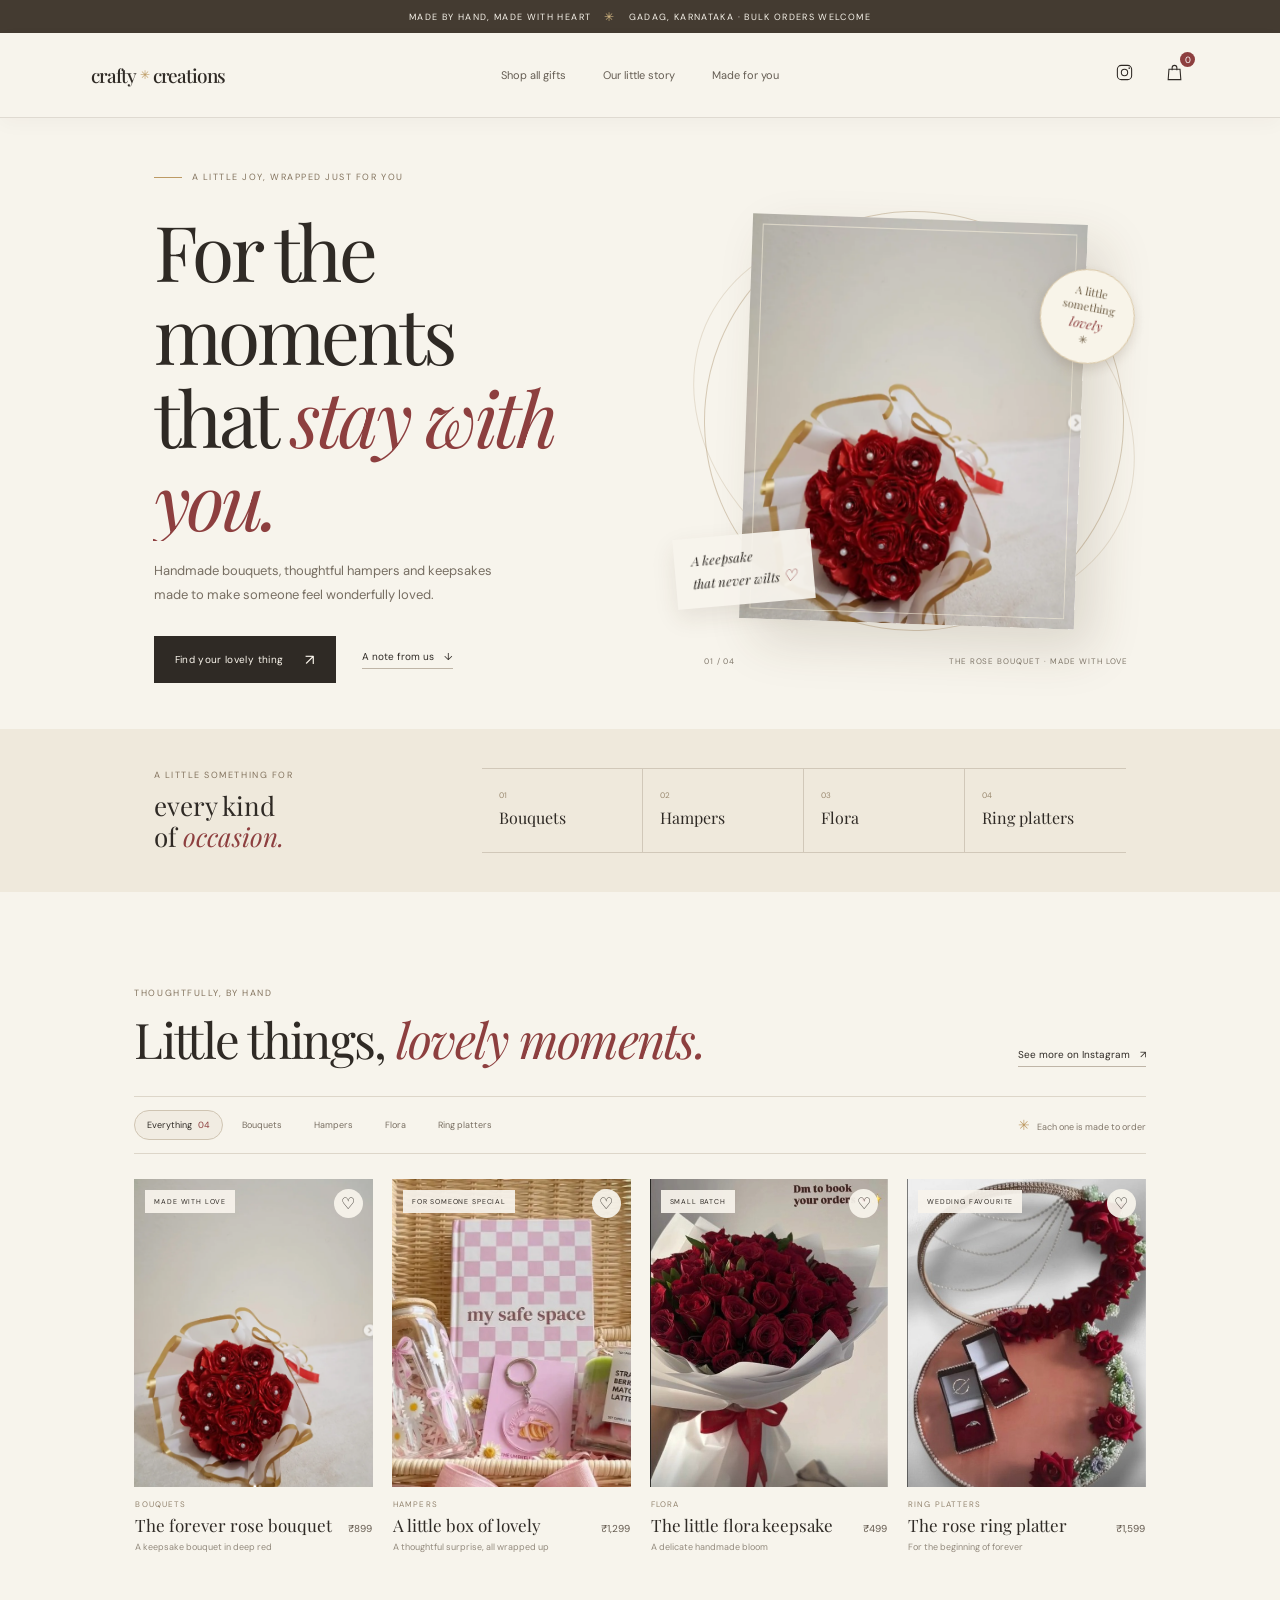
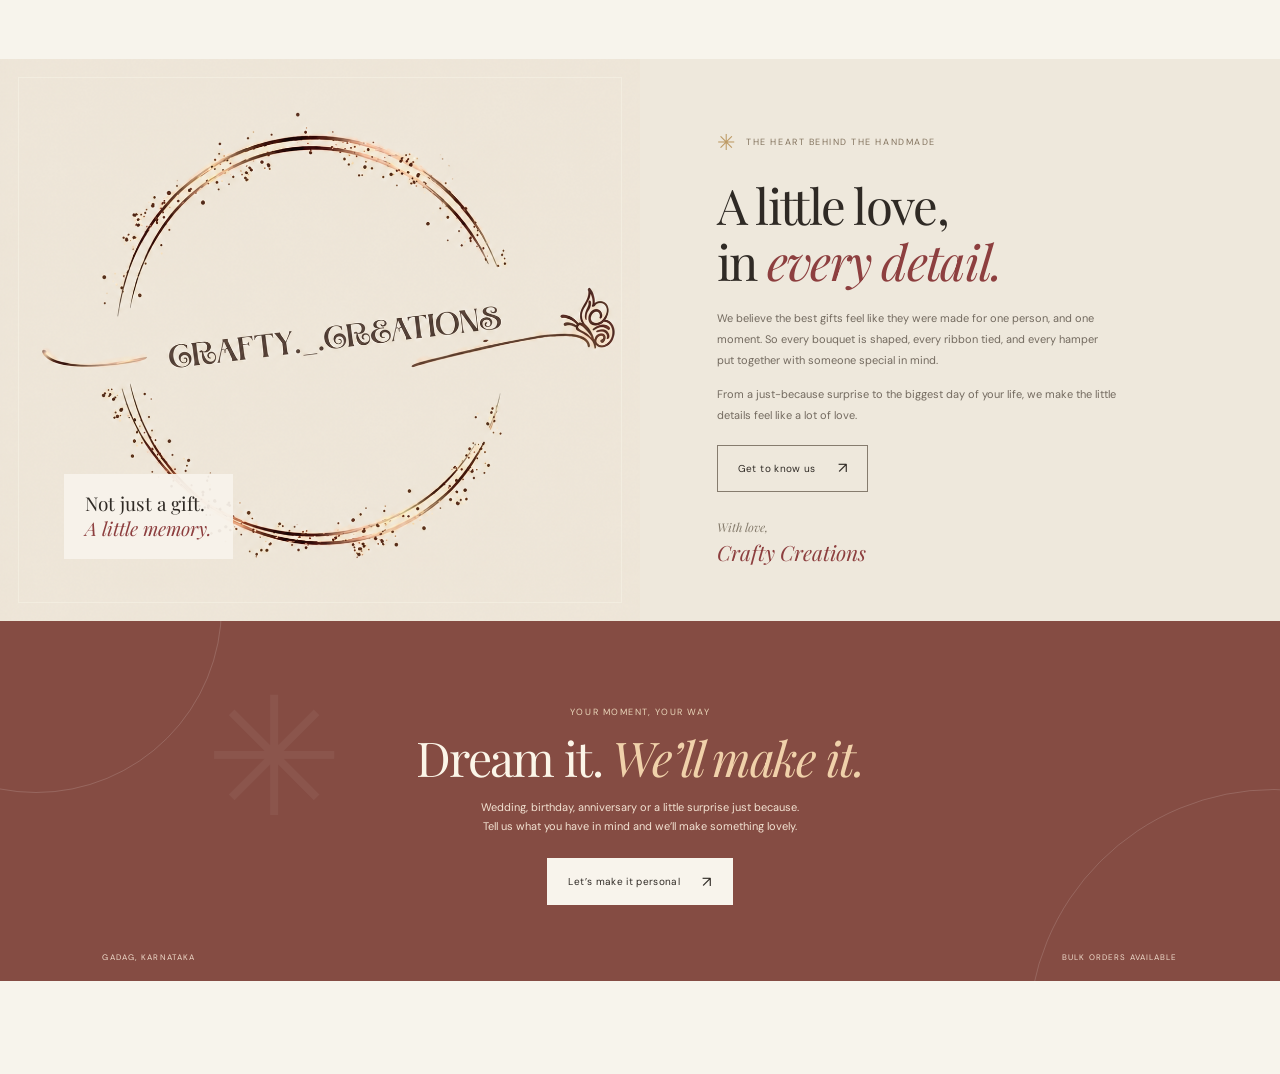
<file: index.html>
<!doctype html>
<html lang="en">
  <head>
    <meta charset="UTF-8" />
    <meta name="viewport" content="width=device-width, initial-scale=1.0" />
    <meta name="theme-color" content="#f7f4ec" />
    <meta name="description" content="Thoughtful flowers, keepsakes and celebration hampers, lovingly made by Crafty Creations in Gadag." />
    <title>Crafty Creations — little things, lovely moments</title>
    <link rel="preconnect" href="https://fonts.googleapis.com" />
    <link rel="preconnect" href="https://fonts.gstatic.com" crossorigin />
    <link href="https://fonts.googleapis.com/css2?family=DM+Sans:wght@400;500;600;700&family=Playfair+Display:ital,wght@0,400;0,500;0,600;1,400;1,500&display=swap" rel="stylesheet" />
    <link rel="stylesheet" href="styles.css" />
    <link rel="stylesheet" href="motion.css" />
    <style>.product-image{perspective:800px}.product-card:hover .product-image img{transform:perspective(800px) rotateY(-1.7deg) rotateX(1deg) scale(1.045)}body.modal-open{overflow:hidden}</style>
  </head>
  <body>
    <div class="announcement"><span>Made by hand, made with heart</span><span class="announcement-dot">✳</span><span>Gadag, Karnataka · Bulk orders welcome</span></div>
    <header class="site-header">
      <button class="icon-button menu-toggle" aria-label="Open menu" aria-expanded="false"><span></span><span></span></button>
      <a class="wordmark" href="#home" aria-label="Crafty Creations home"><span>crafty</span><i>✳</i><span>creations</span></a>
      <nav class="main-nav" aria-label="Main navigation"><a href="shop.html">Shop all gifts</a><a href="#story">Our little story</a><a href="#custom">Made for you</a></nav>
      <div class="header-actions"><a class="icon-button instagram-link" href="https://www.instagram.com/crafty._.creations/" target="_blank" rel="noreferrer" aria-label="Instagram"><svg viewBox="0 0 24 24" aria-hidden="true"><rect x="3" y="3" width="18" height="18" rx="5"/><circle cx="12" cy="12" r="4"/><circle class="solid" cx="18" cy="6.5" r="1"/></svg></a><a class="bag-button" href="cart.html" aria-label="Shopping bag, 0 items"><svg viewBox="0 0 24 24" aria-hidden="true"><path d="M5 8h14l1 13H4L5 8Z"/><path d="M9 9V6a3 3 0 0 1 6 0v3"/></svg><span class="bag-count">0</span></a></div>
    </header>
    <main id="home">
      <section class="hero">
        <div class="hero-copy"><div class="eyebrow"><span class="eyebrow-line"></span> A little joy, wrapped just for you</div><h1>For the moments<br />that <em>stay with you.</em></h1><p>Handmade bouquets, thoughtful hampers and keepsakes made to make someone feel wonderfully loved.</p><div class="hero-actions"><a class="button button-dark" href="shop.html">Find your lovely thing <span>↗</span></a><a class="text-link" href="#story">A note from us <span>↓</span></a></div><div class="hero-footnote"><span class="tiny-flower">✳</span><span>Small batch. Big heart.<br /><b>Always made to order.</b></span></div></div>
        <div class="hero-art"><div class="hero-orbit orbit-one"></div><div class="hero-orbit orbit-two"></div><div class="hero-image-wrap"><img src="public/products/red-rose-bouquet.png" alt="Handmade bouquet of red satin roses with pearl centres, wrapped in white and gold" /><span class="image-stamp">A little<br />something<br /><em>lovely</em> ✳</span></div><div class="hero-caption"><span>01 / 04</span><span>THE ROSE BOUQUET · MADE WITH LOVE</span></div><div class="floating-note">A keepsake<br />that never wilts <span>♡</span></div></div>
      </section>
      <section class="category-strip" aria-label="Shop by collection"><div class="category-intro"><span class="eyebrow">A little something for</span><span>every kind<br />of <em>occasion.</em></span></div><div class="category-links"><button class="category-link" data-filter="Bouquets"><span class="category-number">01</span><span>Bouquets</span><span class="category-arrow">↗</span></button><button class="category-link" data-filter="Hampers"><span class="category-number">02</span><span>Hampers</span><span class="category-arrow">↗</span></button><button class="category-link" data-filter="Flora"><span class="category-number">03</span><span>Flora</span><span class="category-arrow">↗</span></button><button class="category-link" data-filter="Ring platters"><span class="category-number">04</span><span>Ring platters</span><span class="category-arrow">↗</span></button></div></section>
      <section class="shop-section" id="shop"><div class="section-heading"><div><span class="eyebrow">Thoughtfully, by hand</span><h2>Little things, <em>lovely moments.</em></h2></div><a href="https://www.instagram.com/crafty._.creations/" target="_blank" rel="noreferrer" class="text-link">See more on Instagram <span>↗</span></a></div><div class="filter-row"><div class="filter-pills" role="group" aria-label="Filter products"><button class="filter-pill selected" data-filter="All">Everything <span>04</span></button><button class="filter-pill" data-filter="Bouquets">Bouquets</button><button class="filter-pill" data-filter="Hampers">Hampers</button><button class="filter-pill" data-filter="Flora">Flora</button><button class="filter-pill" data-filter="Ring platters">Ring platters</button></div><span class="made-note"><span>✳</span> Each one is made to order</span></div><div class="product-grid" id="product-grid"></div></section>
      <section class="story-section" id="story"><div class="story-image"><img src="public/GRAFTY._CREATIONS Rose-Gold Craft Badge.png" alt="Detail of a handmade red rose bouquet" /><div class="story-image-label">Not just a gift.<br /><em>A little memory.</em></div></div><div class="story-copy"><span class="eyebrow"><span class="tiny-flower">✳</span> The heart behind the handmade</span><h2>A little love,<br />in <em>every detail.</em></h2><p>We believe the best gifts feel like they were made for one person, and one moment. So every bouquet is shaped, every ribbon tied, and every hamper put together with someone special in mind.</p><p>From a just-because surprise to the biggest day of your life, we make the little details feel like a lot of love.</p><a href="https://www.instagram.com/crafty._.creations/" target="_blank" rel="noreferrer" class="button button-outline">Get to know us <span>↗</span></a><div class="signature">With love, <span>Crafty Creations</span></div></div></section>
      <section class="custom-section" id="custom"><div class="custom-decoration">✳</div><div class="eyebrow">Your moment, your way</div><h2>Dream it. <em>We’ll make it.</em></h2><p>Wedding, birthday, anniversary or a little surprise just because.<br />Tell us what you have in mind and we’ll make something lovely.</p><a class="button button-light" href="https://www.instagram.com/crafty._.creations/" target="_blank" rel="noreferrer">Let’s make it personal <span>↗</span></a><div class="custom-bottom"><span>Gadag, Karnataka</span><span>Bulk orders available</span></div></section>
    </main>
    <footer class="site-footer"><a class="wordmark footer-wordmark" href="#home"><span>crafty</span><i>✳</i><span>creations</span></a><span class="footer-note">A little joy, thoughtfully made.</span><a href="https://www.instagram.com/crafty._.creations/" target="_blank" rel="noreferrer" class="footer-social">Say hello on Instagram ↗</a><span class="copyright">© 2026 Crafty Creations</span></footer>
    <div class="toast" role="status" aria-live="polite"></div>
    <script src="products.js"></script><script src="script.js"></script><script src="motion.js"></script>
  </body>
</html>
</file>
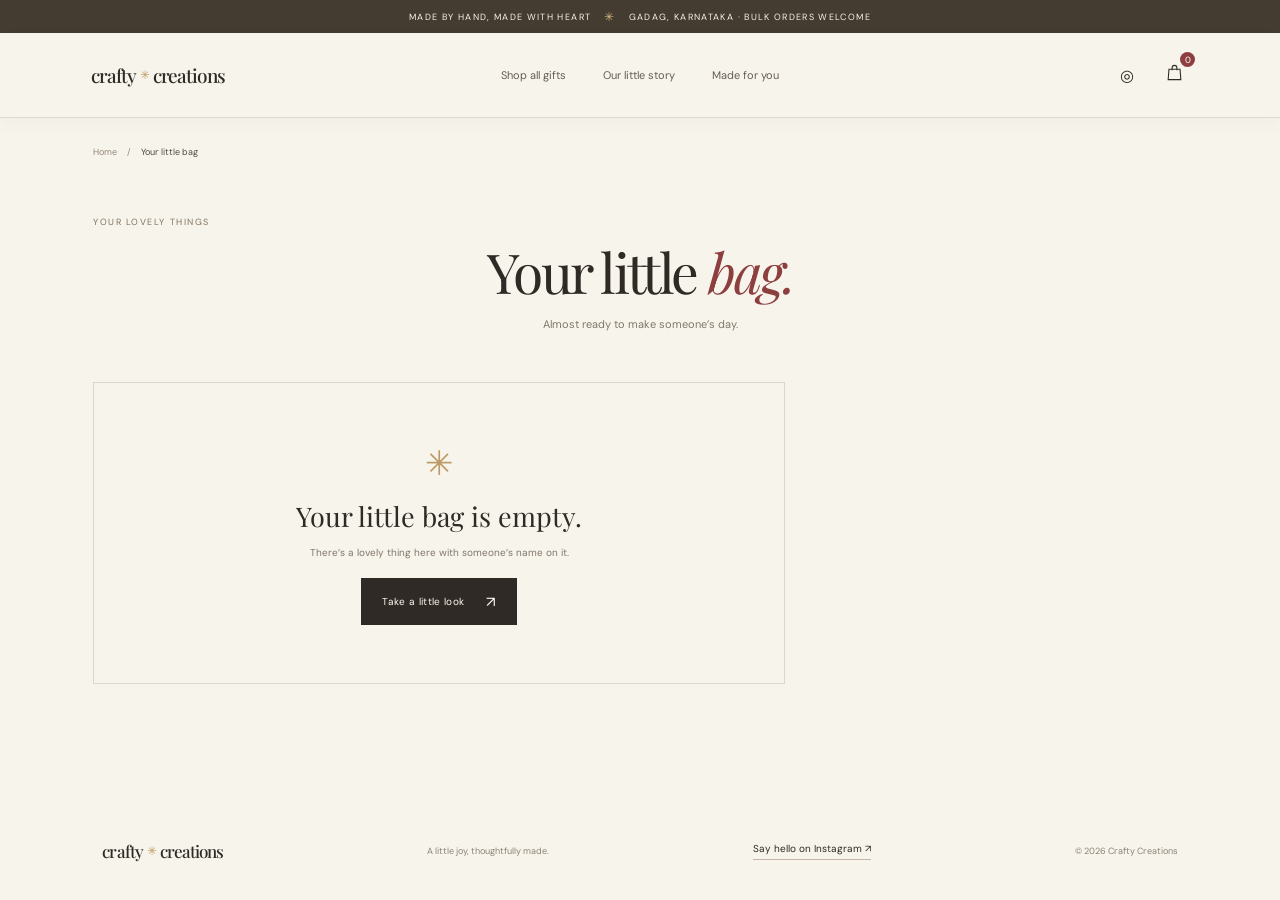
<file: cart.html>
<!doctype html>
<html lang="en"><head><meta charset="UTF-8"/><meta name="viewport" content="width=device-width, initial-scale=1"/><meta name="theme-color" content="#f7f4ec"/><title>Your little bag — Crafty Creations</title><link rel="preconnect" href="https://fonts.googleapis.com"/><link rel="preconnect" href="https://fonts.gstatic.com" crossorigin/><link href="https://fonts.googleapis.com/css2?family=DM+Sans:wght@400;500;600;700&family=Playfair+Display:ital,wght@0,400;0,500;0,600;1,400;1,500&display=swap" rel="stylesheet"/><link rel="stylesheet" href="styles.css"/><link rel="stylesheet" href="journey.css"/><link rel="stylesheet" href="motion.css"/></head>
<body data-page="cart"><div class="announcement"><span>Made by hand, made with heart</span><span class="announcement-dot">✳</span><span>Gadag, Karnataka · Bulk orders welcome</span></div><header class="site-header"><button class="icon-button menu-toggle" aria-label="Open menu" aria-expanded="false"><span></span><span></span></button><a class="wordmark" href="index.html"><span>crafty</span><i>✳</i><span>creations</span></a><nav class="main-nav"><a href="shop.html">Shop all gifts</a><a href="index.html#story">Our little story</a><a href="index.html#custom">Made for you</a></nav><div class="header-actions"><a class="icon-button" href="https://www.instagram.com/crafty._.creations/" target="_blank" rel="noreferrer" aria-label="Instagram">◎</a><a class="bag-button" href="cart.html" aria-label="Shopping bag"><svg viewBox="0 0 24 24"><path d="M5 8h14l1 13H4L5 8Z"/><path d="M9 9V6a3 3 0 0 1 6 0v3"/></svg><span class="bag-count">0</span></a></div></header>
<main class="journey-main cart-page"><div class="breadcrumb"><a href="index.html">Home</a><span>/</span><span>Your little bag</span></div><section class="page-title" data-reveal><span class="eyebrow">Your lovely things</span><h1>Your little <em>bag.</em></h1><p>Almost ready to make someone’s day.</p></section><div class="cart-layout"><section class="cart-items" id="cart-items"></section><aside class="order-summary" id="cart-summary"></aside></div></main><footer class="site-footer"><a class="wordmark footer-wordmark" href="index.html"><span>crafty</span><i>✳</i><span>creations</span></a><span class="footer-note">A little joy, thoughtfully made.</span><a href="https://www.instagram.com/crafty._.creations/" target="_blank" rel="noreferrer" class="footer-social">Say hello on Instagram ↗</a><span class="copyright">© 2026 Crafty Creations</span></footer><div class="toast" role="status" aria-live="polite"></div><script src="products.js"></script><script src="journey.js"></script><script src="motion.js"></script></body></html>
</file>
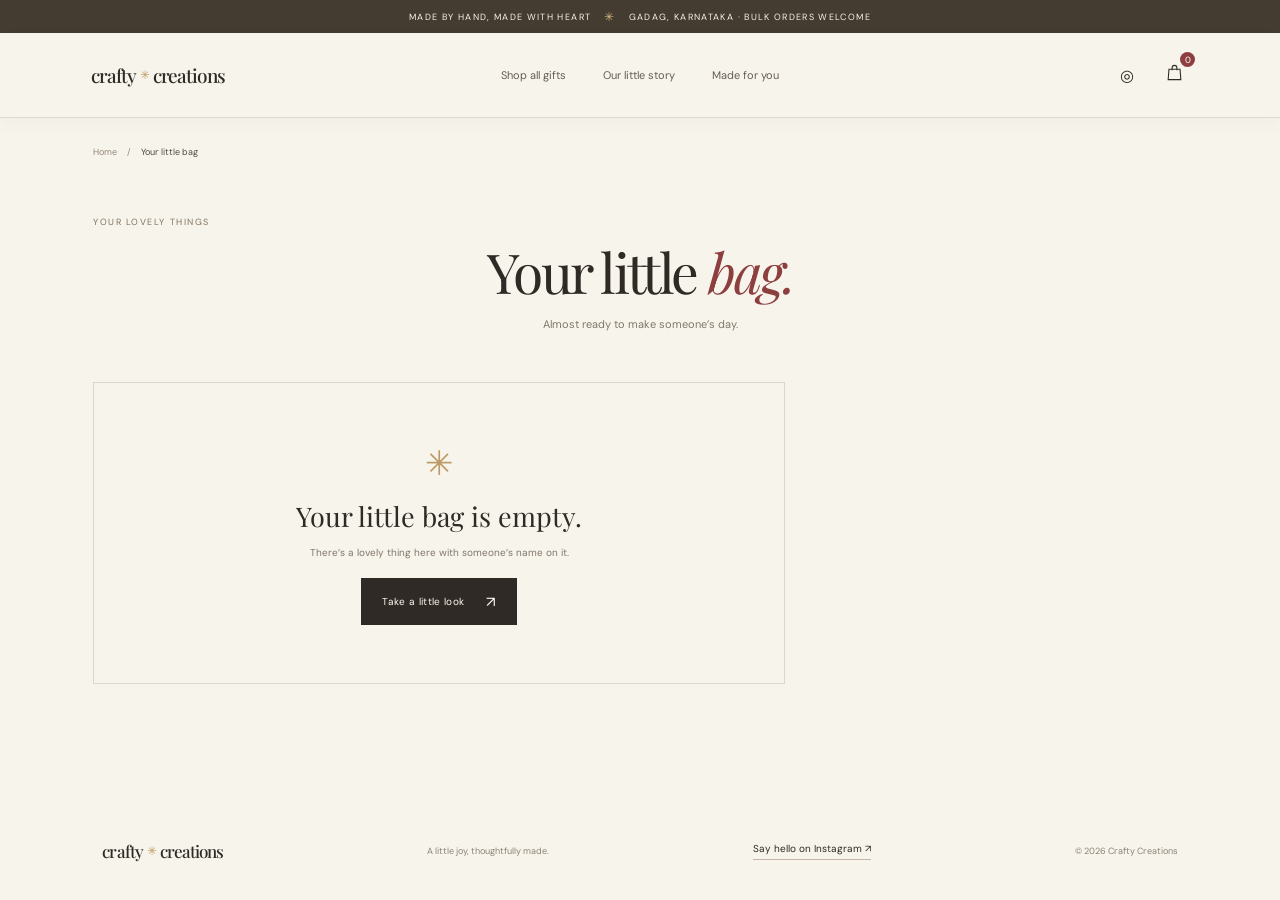
<file: checkout.html>
<!doctype html>
<html lang="en"><head><meta charset="UTF-8"/><meta name="viewport" content="width=device-width, initial-scale=1"/><meta name="theme-color" content="#f7f4ec"/><title>Make it yours — Crafty Creations</title><link rel="preconnect" href="https://fonts.googleapis.com"/><link rel="preconnect" href="https://fonts.gstatic.com" crossorigin/><link href="https://fonts.googleapis.com/css2?family=DM+Sans:wght@400;500;600;700&family=Playfair+Display:ital,wght@0,400;0,500;0,600;1,400;1,500&display=swap" rel="stylesheet"/><link rel="stylesheet" href="styles.css"/><link rel="stylesheet" href="journey.css"/><link rel="stylesheet" href="motion.css"/></head>
<body data-page="checkout"><div class="announcement"><span>Made by hand, made with heart</span><span class="announcement-dot">✳</span><span>Gadag, Karnataka · Bulk orders welcome</span></div><header class="site-header"><button class="icon-button menu-toggle" aria-label="Open menu" aria-expanded="false"><span></span><span></span></button><a class="wordmark" href="index.html"><span>crafty</span><i>✳</i><span>creations</span></a><nav class="main-nav"><a href="shop.html">Shop all gifts</a><a href="index.html#story">Our little story</a><a href="index.html#custom">Made for you</a></nav><div class="header-actions"><a class="icon-button" href="https://www.instagram.com/crafty._.creations/" target="_blank" rel="noreferrer" aria-label="Instagram">◎</a><a class="bag-button" href="cart.html" aria-label="Shopping bag"><svg viewBox="0 0 24 24"><path d="M5 8h14l1 13H4L5 8Z"/><path d="M9 9V6a3 3 0 0 1 6 0v3"/></svg><span class="bag-count">0</span></a></div></header>
<main class="journey-main checkout-page"><div class="breadcrumb"><a href="index.html">Home</a><span>/</span><a href="cart.html">Your little bag</a><span>/</span><span>Make it yours</span></div><section class="page-title" data-reveal><span class="eyebrow">A few little details</span><h1>Make it <em>yours.</em></h1><p>Tell us where to send the lovely, and who it’s for.</p></section><div class="checkout-layout"><form class="checkout-form" id="checkout-form"><fieldset><legend><span>01</span> Your details</legend><div class="form-grid"><label>Full name<input name="name" autocomplete="name" required placeholder="Your name"/></label><label>Phone number<input name="phone" type="tel" autocomplete="tel" required pattern="[0-9+() -]{8,16}" placeholder="For delivery updates"/></label><label>Email address<input name="email" type="email" autocomplete="email" required placeholder="you@example.com"/></label><label>City<input name="city" autocomplete="address-level2" required placeholder="Your city"/></label><label class="span-two">Delivery address<textarea name="address" autocomplete="street-address" rows="2" required placeholder="House / street / area"></textarea></label><label>PIN code<input name="pincode" inputmode="numeric" pattern="[0-9]{6}" required placeholder="6 digit PIN"/></label></div></fieldset><fieldset><legend><span>02</span> Make it special</legend><div class="form-grid"><label>What’s the occasion?<select name="occasion"><option>Just because</option><option>Birthday</option><option>Wedding</option><option>Anniversary</option><option>Congratulations</option><option>Other</option></select></label><label>Need it by<input name="date" type="date"/></label><label class="span-two">Gift note <small>(optional)</small><textarea name="giftNote" rows="3" maxlength="180" placeholder="Write a little note to go with your gift…"></textarea></label></div></fieldset><p class="demo-note">✳ Demo checkout: this saves a sample order in this browser only. No payment or delivery request is sent.</p><button class="button button-dark place-order" type="submit">Place demo order <span>↗</span></button></form><aside class="order-summary checkout-summary" id="checkout-summary"></aside></div></main>
<footer class="site-footer"><a class="wordmark footer-wordmark" href="index.html"><span>crafty</span><i>✳</i><span>creations</span></a><span class="footer-note">A little joy, thoughtfully made.</span><a href="https://www.instagram.com/crafty._.creations/" target="_blank" rel="noreferrer" class="footer-social">Say hello on Instagram ↗</a><span class="copyright">© 2026 Crafty Creations</span></footer><div class="toast" role="status" aria-live="polite"></div><script src="products.js"></script><script src="journey.js"></script><script src="motion.js"></script></body></html>
</file>
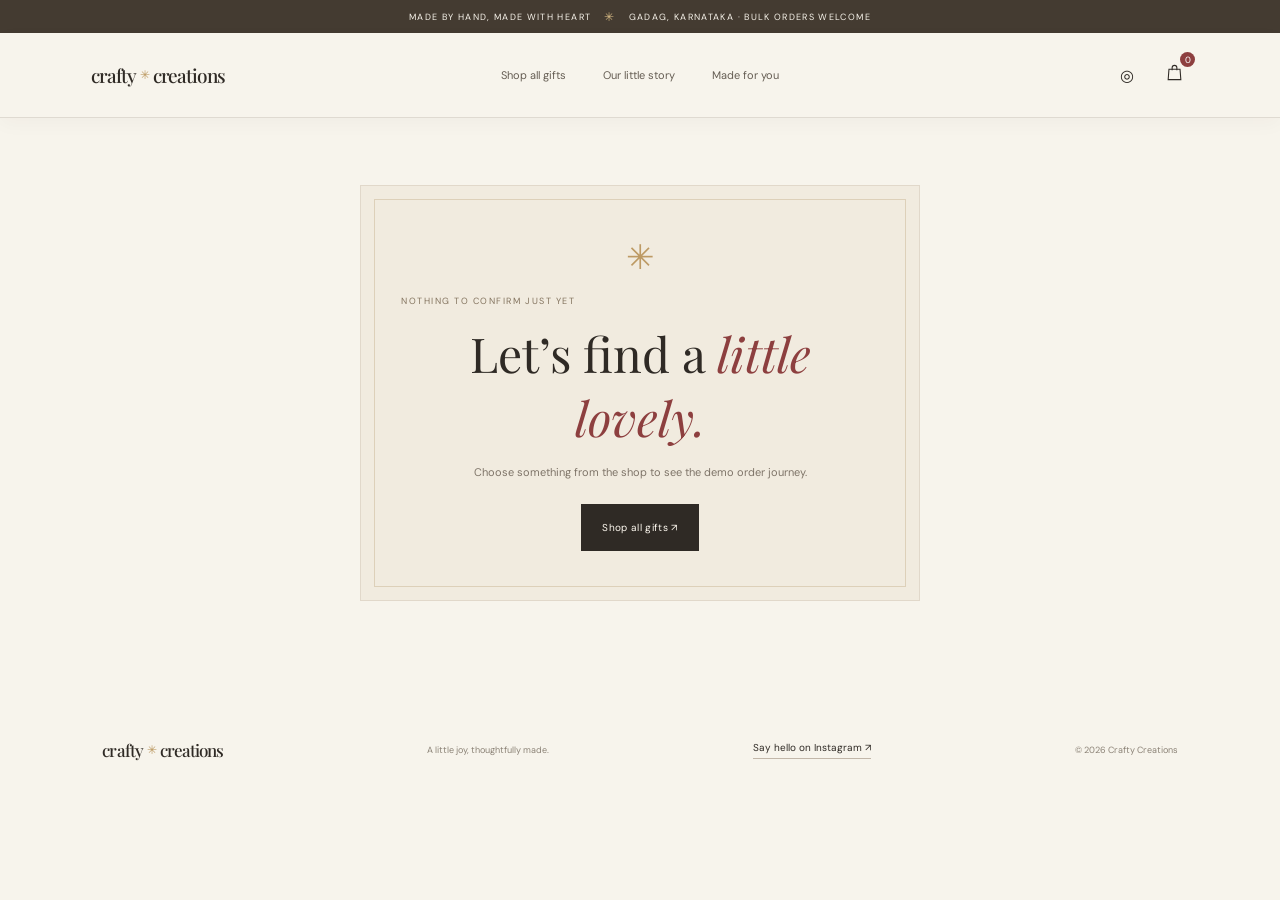
<file: order-confirmation.html>
<!doctype html>
<html lang="en"><head><meta charset="UTF-8"/><meta name="viewport" content="width=device-width, initial-scale=1"/><meta name="theme-color" content="#f7f4ec"/><title>A little joy is on its way — Crafty Creations</title><link rel="preconnect" href="https://fonts.googleapis.com"/><link rel="preconnect" href="https://fonts.gstatic.com" crossorigin/><link href="https://fonts.googleapis.com/css2?family=DM+Sans:wght@400;500;600;700&family=Playfair+Display:ital,wght@0,400;0,500;0,600;1,400;1,500&display=swap" rel="stylesheet"/><link rel="stylesheet" href="styles.css"/><link rel="stylesheet" href="journey.css"/><link rel="stylesheet" href="motion.css"/></head>
<body data-page="confirmation"><div class="announcement"><span>Made by hand, made with heart</span><span class="announcement-dot">✳</span><span>Gadag, Karnataka · Bulk orders welcome</span></div><header class="site-header"><button class="icon-button menu-toggle" aria-label="Open menu" aria-expanded="false"><span></span><span></span></button><a class="wordmark" href="index.html"><span>crafty</span><i>✳</i><span>creations</span></a><nav class="main-nav"><a href="shop.html">Shop all gifts</a><a href="index.html#story">Our little story</a><a href="index.html#custom">Made for you</a></nav><div class="header-actions"><a class="icon-button" href="https://www.instagram.com/crafty._.creations/" target="_blank" rel="noreferrer" aria-label="Instagram">◎</a><a class="bag-button" href="cart.html" aria-label="Shopping bag"><svg viewBox="0 0 24 24"><path d="M5 8h14l1 13H4L5 8Z"/><path d="M9 9V6a3 3 0 0 1 6 0v3"/></svg><span class="bag-count">0</span></a></div></header><main class="journey-main confirmation-page"><div class="confirmation-card" data-reveal><div class="confirmation-flower">✳</div><span class="eyebrow">A little joy is on its way</span><h1>Thank you, <em id="thanks-name">lovely.</em></h1><p>Your demo order is tucked safely into this browser. In a real shop, this is where we’d send your order confirmation.</p><div class="confirmation-number">DEMO ORDER <strong id="order-number">#CC-0000</strong></div><div id="confirmation-details" class="confirmation-details"></div><div class="confirmation-actions"><a href="shop.html" class="button button-dark">Find another lovely <span>↗</span></a><a href="index.html" class="text-link">Back to the little home</a></div></div></main><footer class="site-footer"><a class="wordmark footer-wordmark" href="index.html"><span>crafty</span><i>✳</i><span>creations</span></a><span class="footer-note">A little joy, thoughtfully made.</span><a href="https://www.instagram.com/crafty._.creations/" target="_blank" rel="noreferrer" class="footer-social">Say hello on Instagram ↗</a><span class="copyright">© 2026 Crafty Creations</span></footer><script src="products.js"></script><script src="journey.js"></script><script src="motion.js"></script></body></html>
</file>
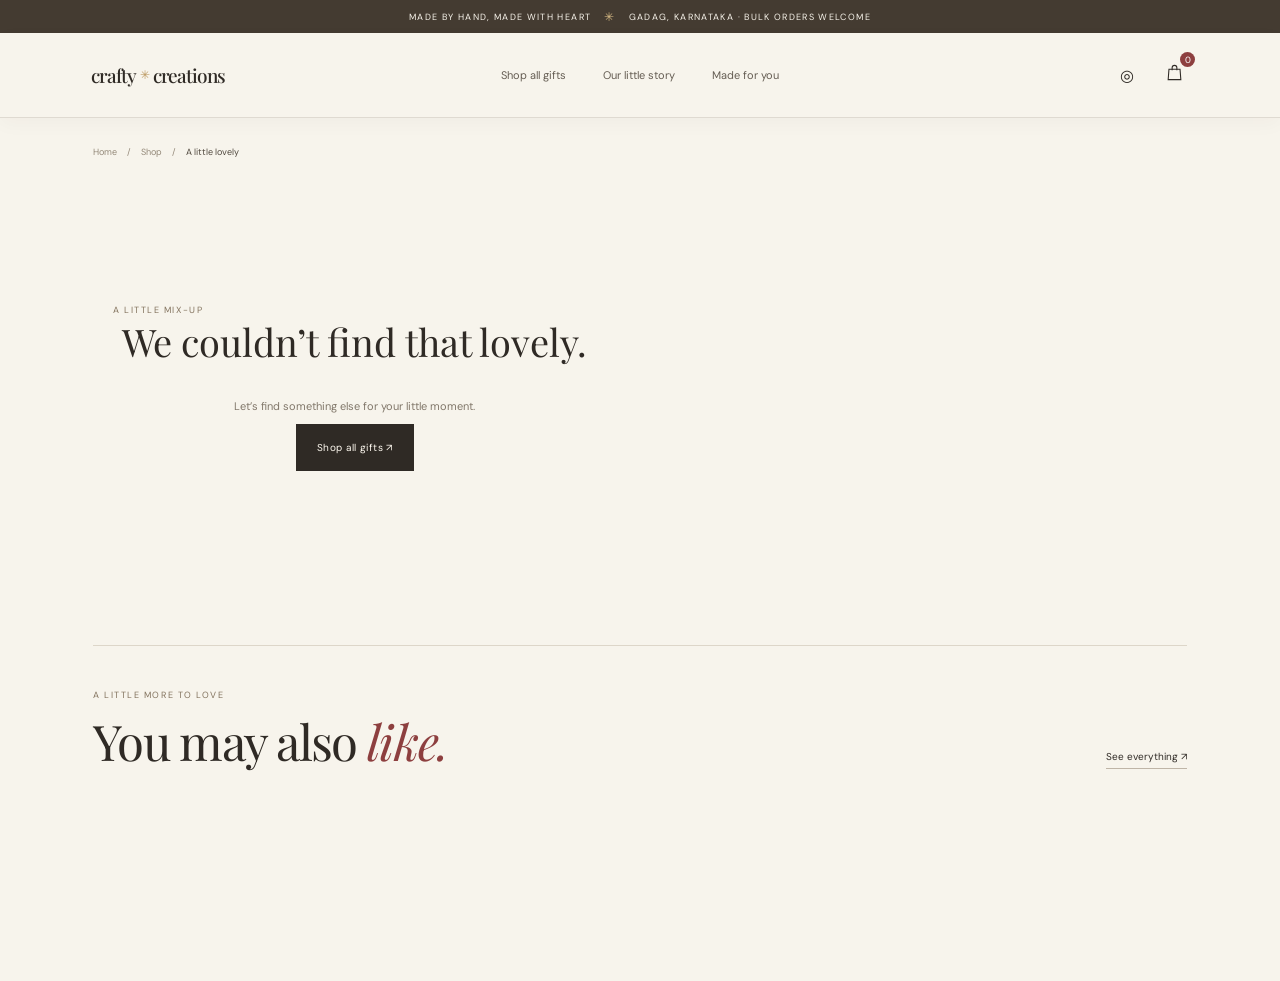
<file: product.html>
<!doctype html>
<html lang="en"><head><meta charset="UTF-8"/><meta name="viewport" content="width=device-width, initial-scale=1"/><meta name="theme-color" content="#f7f4ec"/><title>A little lovely — Crafty Creations</title><link rel="preconnect" href="https://fonts.googleapis.com"/><link rel="preconnect" href="https://fonts.gstatic.com" crossorigin/><link href="https://fonts.googleapis.com/css2?family=DM+Sans:wght@400;500;600;700&family=Playfair+Display:ital,wght@0,400;0,500;0,600;1,400;1,500&display=swap" rel="stylesheet"/><link rel="stylesheet" href="styles.css"/><link rel="stylesheet" href="journey.css"/><link rel="stylesheet" href="motion.css"/></head>
<body data-page="product"><div class="announcement"><span>Made by hand, made with heart</span><span class="announcement-dot">✳</span><span>Gadag, Karnataka · Bulk orders welcome</span></div><header class="site-header"><button class="icon-button menu-toggle" aria-label="Open menu" aria-expanded="false"><span></span><span></span></button><a class="wordmark" href="index.html"><span>crafty</span><i>✳</i><span>creations</span></a><nav class="main-nav"><a href="shop.html">Shop all gifts</a><a href="index.html#story">Our little story</a><a href="index.html#custom">Made for you</a></nav><div class="header-actions"><a class="icon-button" href="https://www.instagram.com/crafty._.creations/" target="_blank" rel="noreferrer" aria-label="Instagram">◎</a><a class="bag-button" href="cart.html" aria-label="Shopping bag"><svg viewBox="0 0 24 24"><path d="M5 8h14l1 13H4L5 8Z"/><path d="M9 9V6a3 3 0 0 1 6 0v3"/></svg><span class="bag-count">0</span></a></div></header>
<main class="journey-main product-page"><div class="breadcrumb"><a href="index.html">Home</a><span>/</span><a href="shop.html">Shop</a><span>/</span><span id="product-breadcrumb">A little lovely</span></div><section class="product-detail" id="product-detail"></section><section class="you-may-like"><div class="section-heading"><div><span class="eyebrow">A little more to love</span><h2>You may also <em>like.</em></h2></div><a href="shop.html" class="text-link">See everything ↗</a></div><div class="product-grid related-grid" id="related-grid"></div></section></main><footer class="site-footer"><a class="wordmark footer-wordmark" href="index.html"><span>crafty</span><i>✳</i><span>creations</span></a><span class="footer-note">A little joy, thoughtfully made.</span><a href="https://www.instagram.com/crafty._.creations/" target="_blank" rel="noreferrer" class="footer-social">Say hello on Instagram ↗</a><span class="copyright">© 2026 Crafty Creations</span></footer><div class="toast" role="status" aria-live="polite"></div><script src="products.js"></script><script src="journey.js"></script><script src="motion.js"></script></body></html>
</file>
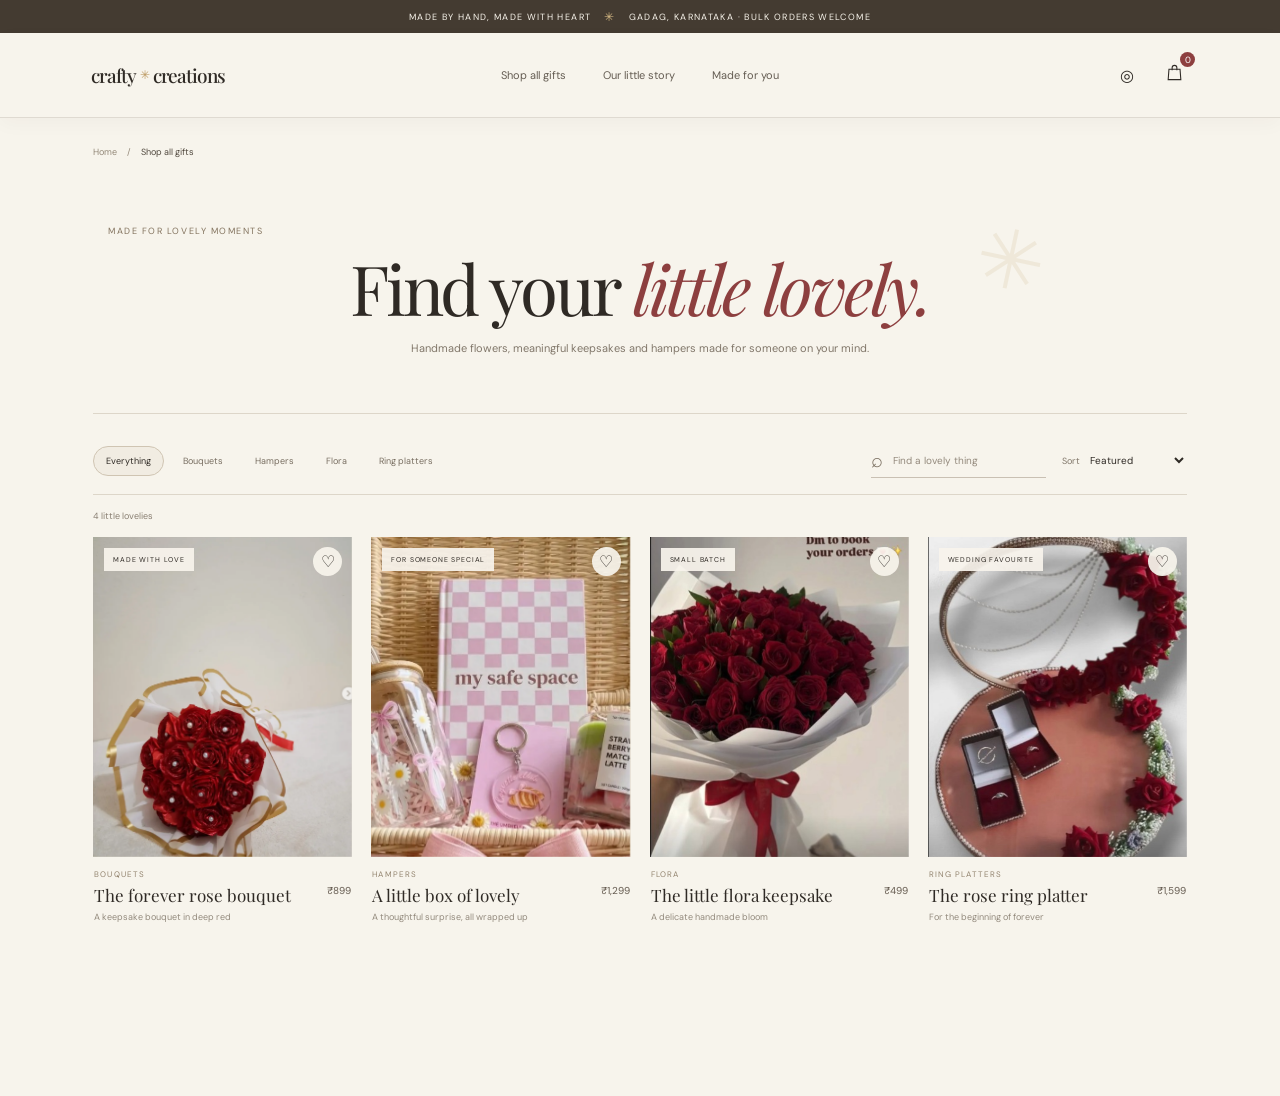
<file: shop.html>
<!doctype html>
<html lang="en"><head><meta charset="UTF-8"/><meta name="viewport" content="width=device-width, initial-scale=1"/><meta name="theme-color" content="#f7f4ec"/><title>Shop all gifts — Crafty Creations</title><link rel="preconnect" href="https://fonts.googleapis.com"/><link rel="preconnect" href="https://fonts.gstatic.com" crossorigin/><link href="https://fonts.googleapis.com/css2?family=DM+Sans:wght@400;500;600;700&family=Playfair+Display:ital,wght@0,400;0,500;0,600;1,400;1,500&display=swap" rel="stylesheet"/><link rel="stylesheet" href="styles.css"/><link rel="stylesheet" href="journey.css"/><link rel="stylesheet" href="motion.css"/></head>
<body data-page="shop"><div class="announcement"><span>Made by hand, made with heart</span><span class="announcement-dot">✳</span><span>Gadag, Karnataka · Bulk orders welcome</span></div><header class="site-header"><button class="icon-button menu-toggle" aria-label="Open menu" aria-expanded="false"><span></span><span></span></button><a class="wordmark" href="index.html"><span>crafty</span><i>✳</i><span>creations</span></a><nav class="main-nav"><a href="shop.html" aria-current="page">Shop all gifts</a><a href="index.html#story">Our little story</a><a href="index.html#custom">Made for you</a></nav><div class="header-actions"><a class="icon-button" href="https://www.instagram.com/crafty._.creations/" target="_blank" rel="noreferrer" aria-label="Instagram">◎</a><a class="bag-button" href="cart.html" aria-label="Shopping bag"><svg viewBox="0 0 24 24"><path d="M5 8h14l1 13H4L5 8Z"/><path d="M9 9V6a3 3 0 0 1 6 0v3"/></svg><span class="bag-count">0</span></a></div></header>
<main class="journey-main shop-page"><div class="breadcrumb"><a href="index.html">Home</a><span>/</span><span>Shop all gifts</span></div><section class="shop-intro" data-reveal><span class="eyebrow">Made for lovely moments</span><h1>Find your <em>little lovely.</em></h1><p>Handmade flowers, meaningful keepsakes and hampers made for someone on your mind.</p><div class="shop-scribble">✳</div></section><section class="catalog-section"><div class="catalog-toolbar"><div class="filter-pills" role="group" aria-label="Filter products"><button class="filter-pill selected" data-filter="All">Everything</button><button class="filter-pill" data-filter="Bouquets">Bouquets</button><button class="filter-pill" data-filter="Hampers">Hampers</button><button class="filter-pill" data-filter="Flora">Flora</button><button class="filter-pill" data-filter="Ring platters">Ring platters</button></div><div class="catalog-tools"><label class="search-box"><span>⌕</span><input id="product-search" type="search" placeholder="Find a lovely thing" aria-label="Search products"/></label><label class="sort-select"><span>Sort</span><select id="product-sort" aria-label="Sort products"><option value="featured">Featured</option><option value="price-low">Price: low to high</option><option value="price-high">Price: high to low</option><option value="name">Name</option></select></label></div></div><p class="results-count" id="results-count" aria-live="polite"></p><div class="product-grid catalog-grid" id="product-grid"></div><div class="empty-results" id="empty-results" hidden><span>✳</span><h2>No little lovelies found</h2><p>Try another category or search for something else.</p><button class="button button-outline" id="clear-filters">Show everything</button></div></section></main>
<footer class="site-footer"><a class="wordmark footer-wordmark" href="index.html"><span>crafty</span><i>✳</i><span>creations</span></a><span class="footer-note">A little joy, thoughtfully made.</span><a href="https://www.instagram.com/crafty._.creations/" target="_blank" rel="noreferrer" class="footer-social">Say hello on Instagram ↗</a><span class="copyright">© 2026 Crafty Creations</span></footer><div class="toast" role="status" aria-live="polite"></div><script src="products.js"></script><script src="journey.js"></script><script src="motion.js"></script></body></html>
</file>
<file: styles.css>
:root{--paper:#f7f4ec;--paper-dark:#efe9dc;--ink:#2f2a25;--muted:#847c70;--line:#ddd6c9;--wine:#8d3f3f;--gold:#bd9a64;--serif:'Playfair Display',Georgia,serif;--sans:'DM Sans',Arial,sans-serif}*{box-sizing:border-box}html{scroll-behavior:auto;scroll-padding-top:90px}body{margin:0;background:var(--paper);color:var(--ink);font-family:var(--sans);-webkit-font-smoothing:antialiased}a{color:inherit;text-decoration:none}button{font:inherit;color:inherit}.announcement{height:33px;background:#443b31;color:#f8f4eb;display:flex;align-items:center;justify-content:center;gap:13px;font-size:9px;letter-spacing:.15em;text-transform:uppercase}.announcement-dot{font-size:12px;color:#d3b783}.site-header{height:85px;padding:0 7.1%;border-bottom:1px solid rgba(104,92,76,.17);display:grid;grid-template-columns:1fr auto 1fr;align-items:center;position:relative;z-index:5}.wordmark{display:inline-flex;align-items:center;font:500 19px var(--serif);letter-spacing:-.055em;white-space:nowrap}.wordmark i{font:normal 12px var(--sans);color:var(--gold);margin:0 4px}.main-nav{display:flex;align-items:center;gap:37px;font-size:11px;color:#655d53}.main-nav a:hover,.text-link:hover,.footer-social:hover{color:var(--wine)}.header-actions{justify-self:end;display:flex;gap:21px;align-items:center}.icon-button,.bag-button{border:0;background:none;padding:5px;cursor:pointer}.icon-button svg,.bag-button svg{height:19px;width:19px;fill:none;stroke:currentColor;stroke-width:1.35}.icon-button svg .solid{fill:currentColor;stroke:none}.bag-button{position:relative}.bag-count{position:absolute;right:-6px;top:-6px;border-radius:50%;background:var(--wine);color:white;min-width:15px;height:15px;display:grid;place-items:center;font-size:9px}.menu-toggle{display:none}.hero{min-height:575px;padding:37px 10% 42px 12%;display:grid;grid-template-columns:1fr 1fr;align-items:center;gap:4.4%;overflow:hidden}.hero-copy{padding:16px 0 4px;position:relative;z-index:1}.eyebrow{font-size:9px;letter-spacing:.17em;text-transform:uppercase;color:#83735e;display:flex;align-items:center;gap:10px}.eyebrow-line{display:inline-block;width:28px;height:1px;background:var(--gold)}h1,h2,p{margin-top:0}.hero h1{font:400 clamp(48px,6vw,80px)/1.08 var(--serif);letter-spacing:-.045em;margin:26px 0 18px}.hero h1 em,h2 em,.category-intro em,.story-image-label em{font-weight:400;color:var(--wine)}.hero-copy>p{max-width:350px;color:#776e62;font-size:13px;line-height:1.9;margin:0 0 28px}.hero-actions{display:flex;align-items:center;gap:26px}.button{display:inline-flex;align-items:center;justify-content:center;gap:22px;min-height:47px;padding:0 20px;font-size:10px;letter-spacing:.035em;border:1px solid transparent;cursor:pointer;transition:transform .2s,background .2s,color .2s}.button:hover{transform:translateY(-2px)}.button span{font-size:15px}.button-dark{background:var(--ink);color:#fffaf1}.button-dark:hover{background:var(--wine)}.button-outline{background:transparent;border-color:#867c6e}.text-link{font-size:10px;border-bottom:1px solid #bfb5a7;padding-bottom:5px;transition:color .2s}.text-link span{margin-left:7px}.hero-footnote{position:absolute;left:0;bottom:-89px;display:flex;align-items:center;gap:11px;color:#82786c;font-size:9px;line-height:1.65}.hero-footnote b{color:var(--ink);font-weight:500}.tiny-flower{font-size:22px;color:var(--gold)}.hero-art{height:490px;position:relative;display:flex;justify-content:center;align-items:center}.hero-image-wrap{width:min(335px,76%);height:405px;position:relative;z-index:1;box-shadow:18px 21px 50px rgba(73,51,30,.15);transform:rotate(2deg)}.hero-image-wrap img{width:100%;height:100%;object-fit:cover;display:block}.hero-image-wrap:after{content:"";position:absolute;inset:10px;border:1px solid rgba(249,242,223,.55);pointer-events:none}.hero-orbit{position:absolute;border:1px solid rgba(170,145,108,.43);border-radius:50%;width:420px;height:420px;transform:rotate(-23deg)}.orbit-two{width:460px;height:362px;transform:rotate(27deg);border-color:rgba(170,145,108,.24)}.image-stamp{position:absolute;z-index:2;right:-50px;top:44px;width:95px;height:95px;border-radius:50%;display:grid;align-content:center;text-align:center;background:#f8f4e9;border:1px solid #d9c6a4;color:#6d5c43;font:11px/1.35 var(--serif);transform:rotate(9deg);box-shadow:0 5px 12px #43311d26}.image-stamp em{color:var(--wine);font-size:13px}.hero-caption{position:absolute;bottom:0;left:6%;right:5%;display:flex;justify-content:space-between;font-size:8px;letter-spacing:.12em;color:#81796c}.floating-note{position:absolute;z-index:2;left:0;bottom:63px;padding:13px 17px;background:#f7f4eced;font:italic 13px/1.5 var(--serif);box-shadow:0 9px 24px #44331b1a;transform:rotate(-5deg)}.floating-note span{color:var(--wine);font-size:16px}.category-strip{padding:39px 12%;background:var(--paper-dark);display:grid;grid-template-columns:1fr 2.2fr;align-items:center;gap:35px}.category-intro .eyebrow{margin-bottom:9px}.category-intro>span:last-child{display:block;font:26px/1.2 var(--serif)}.category-links{display:grid;grid-template-columns:repeat(4,1fr);border-top:1px solid #d1c8b9;border-bottom:1px solid #d1c8b9}.category-link{background:none;border:0;border-right:1px solid #d1c8b9;min-height:83px;padding:10px 17px;display:flex;flex-direction:column;align-items:flex-start;justify-content:center;gap:7px;text-align:left;cursor:pointer;font:16px var(--serif);transition:background .2s}.category-link:last-child{border:0}.category-link:hover,.category-link.active{background:#f8f4eb}.category-number{font:8px var(--sans);color:#9b8a70}.category-arrow{align-self:flex-end;margin-top:-19px;color:var(--wine);font-size:12px;opacity:0;transform:translate(-4px,4px);transition:.2s}.category-link:hover .category-arrow,.category-link.active .category-arrow{opacity:1;transform:none}.shop-section{padding:95px 10.5% 106px}.section-heading{display:flex;align-items:flex-end;justify-content:space-between;margin-bottom:29px}.section-heading .eyebrow{margin-bottom:12px}.section-heading h2,.story-copy h2,.custom-section h2{font:400 clamp(32px,4.3vw,49px)/1.15 var(--serif);letter-spacing:-.035em;margin:0}.filter-row{border-top:1px solid var(--line);border-bottom:1px solid var(--line);padding:13px 0;display:flex;justify-content:space-between;align-items:center;margin-bottom:25px}.filter-pills{display:flex;gap:6px;flex-wrap:wrap}.filter-pill{border:1px solid transparent;background:transparent;border-radius:30px;padding:8px 12px;font-size:9px;color:#786e61;cursor:pointer;transition:.2s}.filter-pill:hover,.filter-pill.selected{border-color:#cfc4b2;background:#f1ece2;color:var(--ink)}.filter-pill span{color:var(--wine);margin-left:4px}.made-note{font-size:9px;color:#807669}.made-note span{color:var(--gold);font-size:14px;margin-right:5px}.product-grid{display:grid;grid-template-columns:repeat(4,minmax(0,1fr));gap:19px}.product-card{min-width:0;animation:appear .35s ease both}.product-card[hidden]{display:none}.product-image{height:clamp(190px,24vw,310px);position:relative;overflow:hidden;background:#eee7da;cursor:pointer}.product-image img{width:100%;height:100%;object-fit:cover;display:block;transition:transform .6s cubic-bezier(.2,.7,.3,1)}.product-card:hover .product-image img{transform:scale(1.045)}.product-badge{position:absolute;top:11px;left:11px;background:#f8f4eced;padding:7px 9px;font-size:7px;letter-spacing:.12em;text-transform:uppercase}.save-button{position:absolute;right:10px;top:10px;border:0;width:29px;height:29px;border-radius:50%;background:#f8f4eced;font-size:16px;cursor:pointer;transition:.2s}.save-button.saved{color:var(--wine);background:white}.quick-add{position:absolute;left:9px;right:9px;bottom:9px;height:35px;background:#f8f4ecef;border:0;text-align:left;padding:0 11px;font-size:9px;cursor:pointer;opacity:0;transform:translateY(6px);transition:.2s}.product-card:hover .quick-add,.quick-add:focus-visible{opacity:1;transform:none}.quick-add span{float:right;font-size:15px}.product-meta{padding:12px 1px 0}.product-category{font-size:8px;text-transform:uppercase;letter-spacing:.14em;color:#93846f}.product-title-row{display:flex;justify-content:space-between;gap:6px;align-items:baseline;margin-top:5px}.product-title{font:17px var(--serif);cursor:pointer}.product-price{font-size:10px;color:#63594e;white-space:nowrap}.product-note{color:#938a7d;font-size:9px;margin:5px 0 0}.story-section{background:#eee8dc;display:grid;grid-template-columns:1fr 1fr;min-height:490px}.story-image{position:relative;min-height:490px;overflow:hidden}.story-image img{position:absolute;width:100%;height:100%;object-fit:cover;object-position:50% 60%;filter:saturate(.88)}.story-image:after{content:"";position:absolute;inset:18px;border:1px solid #f8f4e88a}.story-image-label{position:absolute;z-index:1;left:10%;bottom:11%;background:#f8f4eced;padding:17px 21px;font:19px/1.35 var(--serif)}.story-copy{padding:69px 14% 55px 12%;align-self:center}.story-copy .eyebrow{margin-bottom:20px}.story-copy h2{margin-bottom:19px}.story-copy p{font-size:11px;line-height:1.9;color:#736a5f;max-width:400px;margin-bottom:13px}.story-copy .button{margin-top:6px}.signature{margin-top:27px;font:italic 12px var(--serif);color:#857b6c}.signature span{display:block;color:var(--wine);font:italic 21px var(--serif);margin-top:3px}.custom-section{min-height:360px;position:relative;text-align:center;display:flex;align-items:center;justify-content:center;flex-direction:column;overflow:hidden;background:#854c43;color:#fbf5e8;padding:65px 20px 55px}.custom-section:before,.custom-section:after{content:"";position:absolute;width:370px;height:370px;border:1px solid #ffffff26;border-radius:50%;left:-150px;top:-200px}.custom-section:after{width:490px;height:490px;left:auto;right:-240px;top:auto;bottom:-300px}.custom-section .eyebrow{color:#e9d6ba;position:relative;z-index:1}.custom-section h2{font-size:48px;margin:12px 0;color:#fbf5e8;position:relative;z-index:1}.custom-section h2 em{color:#f0d1aa}.custom-section p{font-size:11px;line-height:1.8;color:#f3e3d3;position:relative;z-index:1;margin-bottom:21px}.button-light{background:#f8f4ec;color:var(--ink);position:relative;z-index:1}.button-light:hover{background:#edd9ba}.custom-decoration{position:absolute;font-size:165px;color:#ffffff0d;left:16%;top:30px}.custom-bottom{position:absolute;bottom:19px;left:8%;right:8%;display:flex;justify-content:space-between;text-transform:uppercase;font-size:8px;letter-spacing:.14em;color:#efdccc}.site-footer{min-height:93px;padding:22px 8%;display:flex;align-items:center;justify-content:space-between;gap:20px}.footer-wordmark{font-size:17px}.footer-note,.copyright{color:#8b8276;font-size:9px}.footer-social{font-size:10px;border-bottom:1px solid #c2b7a9;padding-bottom:4px}.toast{position:fixed;z-index:20;bottom:22px;left:50%;transform:translate(-50%,20px);background:var(--ink);color:white;padding:12px 17px;font-size:10px;opacity:0;pointer-events:none;transition:.25s}.toast.show{opacity:1;transform:translate(-50%,0)}.product-modal{position:fixed;z-index:30;inset:0;background:#2f2a25a8;display:flex;align-items:center;justify-content:center;padding:22px}.product-modal[hidden]{display:none}.modal-image{width:44%;height:min(74vh,580px);background:#eee7da}.modal-image img{width:100%;height:100%;object-fit:cover}.modal-copy{position:relative;background:var(--paper);padding:55px 45px;width:min(430px,52%);min-height:430px;display:flex;flex-direction:column;justify-content:center}.modal-close{position:absolute;z-index:2;top:17px;right:19px;border:0;background:none;font-size:26px;cursor:pointer}.modal-category{margin-bottom:13px}.modal-copy h2{font:34px/1.1 var(--serif);margin:0 0 13px}.modal-description{font-size:11px;line-height:1.8;color:#786f63}.modal-price{font:19px var(--serif);margin:5px 0 16px}.modal-made{font-size:9px;color:#807669}.modal-add{align-self:flex-start;margin-top:13px}.modal-custom{font-size:9px;margin-top:15px;border-bottom:1px solid #c4b8a6;align-self:flex-start;padding-bottom:4px}.menu-backdrop{display:none}@keyframes appear{from{opacity:0;transform:translateY(7px)}to{opacity:1;transform:none}}@media(min-width:1400px){.hero{min-height:650px}.hero-art{height:530px}.hero-image-wrap{height:445px;width:365px}}@media(max-width:900px){.site-header{padding:0 5%;grid-template-columns:1fr auto 1fr}.hero{padding:35px 7%;gap:1%}.hero-art{height:430px}.hero-image-wrap{height:355px}.hero-orbit{width:350px;height:350px}.orbit-two{width:380px;height:315px}.category-strip{padding:34px 7%;grid-template-columns:.8fr 2fr;gap:20px}.category-link{padding:8px 10px;font-size:14px}.shop-section{padding:78px 7%}.product-grid{grid-template-columns:repeat(2,minmax(0,1fr));gap:26px 16px}.product-image{height:clamp(250px,44vw,400px)}.quick-add{opacity:1;transform:none}.story-copy{padding:55px 9%}.story-image,.story-section{min-height:430px}}@media(max-width:650px){.announcement{height:29px;font-size:7px;letter-spacing:.1em;gap:8px}.site-header{height:67px;padding:0 18px;grid-template-columns:35px 1fr 70px}.menu-toggle{display:flex;flex-direction:column;gap:5px}.menu-toggle span{width:18px;height:1px;background:var(--ink)}.wordmark{font-size:17px;justify-self:center}.header-actions{gap:13px}.main-nav{display:none;position:absolute;left:0;right:0;top:67px;background:var(--paper);padding:17px 22px 21px;box-shadow:0 10px 14px #30241513;align-items:flex-start;gap:18px;flex-direction:column;font-size:12px}.main-nav.open{display:flex}.hero{min-height:0;padding:53px 8% 28px;grid-template-columns:1fr;gap:0}.hero-copy{padding:0}.hero h1{font-size:54px;margin:20px 0 12px}.hero-copy>p{font-size:12px;max-width:330px}.hero-actions{gap:19px}.hero-footnote{display:none}.hero-art{height:392px;margin-top:22px}.hero-image-wrap{width:63%;height:330px}.hero-orbit{height:320px;width:320px}.orbit-two{width:340px;height:270px}.image-stamp{right:0;top:42px;width:76px;height:76px;font-size:9px}.image-stamp em{font-size:11px}.floating-note{left:5px;bottom:48px;font-size:11px;padding:10px 13px}.hero-caption{left:0;right:0;font-size:7px}.category-strip{padding:27px 8% 29px;grid-template-columns:1fr;gap:17px}.category-intro>span:last-child{font-size:24px}.category-links{grid-template-columns:repeat(4,1fr)}.category-link{min-height:76px;padding:8px 7px;font-size:12px;gap:8px}.category-number{font-size:7px}.category-arrow{display:none}.shop-section{padding:59px 6% 68px}.section-heading{align-items:flex-start;gap:10px;flex-direction:column;margin-bottom:20px}.section-heading h2{font-size:34px}.section-heading>.text-link{align-self:flex-end}.filter-row{align-items:flex-start;gap:13px;flex-direction:column}.filter-pills{gap:2px}.filter-pill{padding:7px 9px;font-size:8px}.made-note{align-self:flex-end}.product-grid{gap:24px 10px}.product-image{height:clamp(195px,59vw,320px)}.product-badge{top:7px;left:7px;padding:6px;font-size:6px}.save-button{top:7px;right:7px;width:26px;height:26px}.quick-add{left:6px;right:6px;bottom:6px;height:31px;font-size:8px;padding:0 8px}.product-meta{padding-top:9px}.product-title{font-size:15px}.product-price{font-size:9px}.product-note{font-size:8px}.story-section{grid-template-columns:1fr}.story-image{min-height:330px}.story-copy{padding:42px 8% 43px}.story-copy h2{font-size:40px}.custom-section{min-height:340px;padding:60px 20px}.custom-section h2{font-size:39px}.custom-section p{font-size:10px}.custom-bottom{left:6%;right:6%;font-size:7px}.custom-decoration{left:3%;font-size:120px}.site-footer{padding:22px 6%;min-height:100px;display:grid;grid-template-columns:1fr 1fr;gap:13px}.footer-wordmark{justify-self:start}.footer-note{justify-self:end;text-align:right}.footer-social{justify-self:start;font-size:9px}.copyright{justify-self:end;text-align:right;font-size:8px}.product-modal{padding:12px;align-items:center;overflow:auto}.product-modal:not([hidden]){align-items:center}.modal-image{width:43%;height:410px}.modal-copy{width:57%;padding:46px 20px 26px;min-height:410px}.modal-copy h2{font-size:25px}.modal-copy p{font-size:9px}.modal-add{gap:8px;padding:0 12px;font-size:8px;min-height:42px}.modal-made{font-size:8px}.modal-custom{font-size:8px}.modal-close{top:9px;right:12px}}@media(max-width:390px){.hero h1{font-size:47px}.hero-art{height:350px}.hero-image-wrap{height:292px}.hero-orbit{width:280px;height:280px}.orbit-two{width:300px;height:240px}.product-image{height:190px}.product-title{font-size:14px}.modal-image{height:350px}.modal-copy{padding-left:14px;padding-right:14px}.modal-copy h2{font-size:21px}}
</file>
<file: motion.css>
.site-header{position:sticky;top:0;background:var(--paper);box-shadow:0 6px 18px #38291a08;backdrop-filter:blur(12px)}
.hero-art{transform:translate3d(0,var(--scroll-shift,0px),0);will-change:transform}.hero-orbit{transform-style:preserve-3d;animation:orbit-breathe 12s ease-in-out infinite alternate}.orbit-two{animation-delay:-5s}.hero-image-wrap{transform-style:preserve-3d;transition:transform .35s ease,box-shadow .35s}.hero-image-wrap:hover{box-shadow:22px 29px 54px #49331e35}
.motion-ready [data-reveal]{opacity:0;transform:translate3d(0,22px,0);transition:opacity .72s cubic-bezier(.2,.7,.2,1) var(--reveal-delay,0ms),transform .72s cubic-bezier(.2,.7,.2,1) var(--reveal-delay,0ms)}.motion-ready [data-reveal].revealed{opacity:1;transform:translate3d(0,0,0)}.motion-ready .product-card:not(.revealed),.motion-ready .category-link:not(.revealed){opacity:0;transform:translate3d(0,20px,0)}.motion-ready .product-card.revealed,.motion-ready .category-link.revealed{opacity:1;transform:translate3d(0,0,0);transition:opacity .65s ease var(--reveal-delay,0ms),transform .65s cubic-bezier(.2,.7,.2,1) var(--reveal-delay,0ms)}
.hero-copy h1{animation:headline-in .95s .18s both cubic-bezier(.2,.75,.2,1)}.hero-copy .eyebrow{animation:headline-in .7s both}.image-stamp{animation:stamp-in .8s .4s both cubic-bezier(.16,1.4,.3,1)}.floating-note{animation:note-in .75s .55s both cubic-bezier(.2,.7,.2,1)}.confirmation-flower{animation:flower-turn 18s linear infinite}
@keyframes orbit-breathe{from{transform:rotate(-23deg) scale(.97) translateZ(-12px)}to{transform:rotate(-13deg) scale(1.035) translateZ(12px)}}@keyframes headline-in{from{opacity:0;clip-path:inset(0 0 100% 0);transform:translateY(18px)}to{opacity:1;clip-path:inset(0);transform:translateY(0)}}@keyframes stamp-in{from{opacity:0;transform:scale(.6) rotate(-20deg)}to{opacity:1;transform:scale(1) rotate(9deg)}}@keyframes note-in{from{opacity:0;transform:translate(-14px,14px) rotate(-8deg)}to{opacity:1;transform:translate(0) rotate(-5deg)}}@keyframes flower-turn{to{transform:rotate(360deg)}}
@media(prefers-reduced-motion:reduce){*,*::before,*::after{animation-duration:.01ms!important;animation-iteration-count:1!important;scroll-behavior:auto!important;transition-duration:.01ms!important}.hero-art{transform:none!important}.motion-ready [data-reveal],.motion-ready .product-card:not(.revealed),.motion-ready .category-link:not(.revealed){opacity:1;transform:none}}
</file>
<file: journey.css>
.journey-main{max-width:1260px;margin:auto;padding:0 6.5% 80px;min-height:65vh}.breadcrumb{display:flex;gap:10px;align-items:center;padding:28px 0 22px;color:#938878;font-size:9px}.breadcrumb a:hover{color:var(--wine)}.breadcrumb span:last-child{color:#51493f}.shop-intro{text-align:center;position:relative;padding:45px 15px 44px;border-bottom:1px solid var(--line);overflow:hidden}.shop-intro h1,.page-title h1{font:400 clamp(43px,6vw,69px)/1.1 var(--serif);letter-spacing:-.045em;margin:13px 0}.shop-intro h1 em,.page-title h1 em{color:var(--wine)}.shop-intro p,.page-title p{font-size:11px;color:#81776a;line-height:1.7}.shop-scribble{position:absolute;right:13%;top:28px;font-size:82px;color:#bd9a6422;transform:rotate(12deg)}.catalog-section{padding-top:30px}.catalog-toolbar{display:flex;justify-content:space-between;gap:20px;align-items:center;border-bottom:1px solid var(--line);padding-bottom:16px}.catalog-tools{display:flex;align-items:center;gap:16px}.search-box{height:34px;display:flex;align-items:center;border-bottom:1px solid #c9c0b3;gap:8px;color:#776c5d}.search-box span{font-size:20px}.search-box input{border:0;background:transparent;outline:0;width:155px;font:10px var(--sans);color:var(--ink)}.search-box input::placeholder{color:#93897c}.sort-select{display:flex;align-items:center;gap:6px;font-size:9px;color:#81776a}.sort-select select{border:0;background:transparent;font:10px var(--sans);color:var(--ink);outline:none;cursor:pointer}.results-count{margin:15px 0;color:#897f72;font-size:9px}.catalog-grid{margin-top:14px}.catalog-grid .product-image{height:clamp(220px,25vw,325px)}.product-card{perspective:1000px;transform-style:preserve-3d}.product-image{transform-style:preserve-3d;transition:box-shadow .35s, transform .35s}.product-card:hover .product-image{box-shadow:0 22px 34px #4c351b1d}.product-image img{will-change:transform}.product-title{display:block}.product-meta .product-title-row{align-items:flex-start}.product-title-row .product-title{max-width:78%}.empty-results{text-align:center;padding:75px 20px}.empty-results>span{font-size:30px;color:var(--gold)}.empty-results h2{font:31px var(--serif);margin:13px 0}.empty-results p{font-size:11px;color:#81776a}.empty-results .button{margin-top:12px}.product-detail{display:grid;grid-template-columns:1.04fr .96fr;gap:8%;padding:24px 0 74px;align-items:center}.detail-gallery{position:relative;min-height:550px;display:grid;grid-template-columns:68px 1fr;gap:13px;align-items:center;perspective:1200px}.detail-image{height:530px;overflow:hidden;background:#eee7da;box-shadow:14px 22px 42px #3c2b171a;transform:rotateY(-4deg) rotateX(1deg);transform-style:preserve-3d;transition:transform .45s}.detail-image:hover{transform:rotateY(0deg) rotateX(0deg) translateY(-4px)}.detail-image img{height:100%;width:100%;object-fit:cover}.detail-thumbnails{display:flex;flex-direction:column;gap:9px}.detail-thumb{width:64px;height:64px;border:1px solid transparent;padding:3px;background:transparent;cursor:pointer}.detail-thumb.selected{border-color:var(--wine)}.detail-thumb img{width:100%;height:100%;object-fit:cover}.detail-sticker{position:absolute;right:-19px;top:55px;width:83px;height:83px;border-radius:50%;display:grid;place-content:center;text-align:center;background:var(--paper);border:1px solid #d9c6a4;color:#746148;font:11px/1.25 var(--serif);transform:rotate(9deg);z-index:2}.detail-copy{padding:20px 4% 20px 0}.detail-copy .eyebrow{margin-bottom:14px}.detail-copy h1{font:400 clamp(35px,4vw,52px)/1.1 var(--serif);letter-spacing:-.035em;margin:0 0 13px}.detail-price{font:22px var(--serif);margin:0 0 17px}.detail-description{font-size:11px;line-height:1.95;color:#7d7367;max-width:450px}.detail-note{display:flex;gap:9px;align-items:center;margin:22px 0;padding:13px 0;border-top:1px solid var(--line);border-bottom:1px solid var(--line);font-size:9px;color:#756a5e}.detail-note span{font-size:17px;color:var(--gold)}.detail-options{display:grid;grid-template-columns:1fr 1fr;gap:11px;margin:20px 0}.detail-options label{font-size:9px;color:#7d7367;display:grid;gap:7px}.detail-options select{height:38px;border:1px solid #d7cebf;background:#faf7f0;padding:0 10px;font:10px var(--sans)}.detail-buy-row{display:flex;gap:10px}.quantity-control{display:flex;align-items:center;border:1px solid #d2c8ba;height:47px}.quantity-control button{border:0;background:transparent;width:34px;height:100%;cursor:pointer}.quantity-control output{min-width:24px;text-align:center;font-size:10px}.detail-add{flex:1}.detail-custom{display:inline-block;margin-top:18px;color:#7c5948;font-size:10px;border-bottom:1px solid #c8ad98;padding-bottom:4px}.you-may-like{padding:43px 0 16px;border-top:1px solid var(--line)}.you-may-like .section-heading{margin-bottom:23px}.related-grid .product-image{height:clamp(180px,20vw,260px)}.page-title{text-align:center;padding:36px 0 39px}.page-title h1{font-size:55px}.page-title p{margin:0}.cart-layout{display:grid;grid-template-columns:minmax(0,1.55fr) minmax(260px,.8fr);gap:45px;align-items:start;padding:10px 0 40px}.cart-item{display:grid;grid-template-columns:118px 1fr auto;gap:18px;padding:18px 0;border-bottom:1px solid var(--line);align-items:center}.cart-item:first-child{border-top:1px solid var(--line)}.cart-item-image{height:128px;background:#eee7da}.cart-item-image img{width:100%;height:100%;object-fit:cover}.cart-item-info .product-category{margin-bottom:7px}.cart-item-info h2{font:20px var(--serif);margin:0 0 7px}.cart-item-info p{color:#887e72;font-size:9px;margin:0}.cart-item-actions{display:flex;align-items:center;gap:14px;margin-top:13px}.cart-item-actions .quantity-control{height:31px}.cart-item-actions .quantity-control button{width:27px}.cart-item-actions .quantity-control output{font-size:9px}.remove-item{border:0;background:none;color:#988c7d;font-size:9px;text-decoration:underline;cursor:pointer}.cart-item-price{font:16px var(--serif);align-self:start;padding-top:4px}.order-summary{border:1px solid #ded5c8;background:#f3eee4;padding:23px 22px;position:sticky;top:20px}.order-summary h2{font:24px var(--serif);margin:0 0 16px}.summary-line{display:flex;justify-content:space-between;gap:8px;color:#786f63;font-size:10px;padding:9px 0}.summary-line.total{border-top:1px solid #d2c8ba;margin-top:6px;padding-top:16px;color:var(--ink);font-size:12px;font-weight:600}.summary-note{font-size:9px;line-height:1.7;color:#8c8174;margin:12px 0 17px}.summary-cta{width:100%;text-align:center}.summary-continue{display:block;text-align:center;margin-top:15px;font-size:9px;color:#7e7265;text-decoration:underline}.empty-cart{text-align:center;border:1px solid var(--line);padding:58px 20px}.empty-cart .empty-flower{font-size:34px;color:var(--gold)}.empty-cart h2{font:27px var(--serif);margin:12px 0}.empty-cart p{font-size:10px;color:#81776a;margin:0 0 19px}.checkout-layout{display:grid;grid-template-columns:minmax(0,1.3fr) minmax(270px,.7fr);gap:45px;align-items:start;padding:9px 0 55px}.checkout-form fieldset{border:0;border-top:1px solid var(--line);padding:21px 0 27px;margin:0}.checkout-form legend{padding:0 12px 0 0;font:23px var(--serif)}.checkout-form legend span{font:9px var(--sans);color:var(--wine);margin-right:8px}.form-grid{display:grid;grid-template-columns:1fr 1fr;gap:16px 13px}.form-grid label{display:grid;gap:7px;font-size:9px;color:#72685d}.form-grid input,.form-grid textarea,.form-grid select{width:100%;border:1px solid #d7cebf;background:#fbf8f1;min-height:41px;padding:10px 11px;font:10px var(--sans);color:var(--ink);outline-color:#a78164;resize:vertical}.form-grid textarea{min-height:61px}.form-grid small{display:inline;color:#a09587}.span-two{grid-column:span 2}.demo-note{font-size:9px;line-height:1.7;color:#84796d;background:#f1ebdf;padding:12px;margin:0 0 15px}.place-order{min-width:205px}.summary-item{display:flex;align-items:center;gap:10px;padding:10px 0;border-bottom:1px solid #ddd4c7}.summary-item img{height:49px;width:43px;object-fit:cover}.summary-item div{font-size:9px;line-height:1.5;flex:1}.summary-item small{display:block;color:#8e8375}.summary-item b{font-weight:500;font-size:9px}.confirmation-page{min-height:65vh;display:grid;place-items:center;padding-top:45px;padding-bottom:80px}.confirmation-card{max-width:560px;text-align:center;padding:49px 40px;background:#f1ebdf;border:1px solid #e1d8ca;position:relative;overflow:hidden}.confirmation-card:before{content:"";position:absolute;inset:13px;border:1px solid #ddd0b9;pointer-events:none}.confirmation-flower{font-size:34px;color:var(--gold);margin-bottom:15px;animation:flower-turn 18s linear infinite}.confirmation-card h1{font:400 48px var(--serif);margin:14px 0}.confirmation-card h1 em{color:var(--wine)}.confirmation-card>p{font-size:11px;line-height:1.8;color:#7e7468;max-width:390px;margin:0 auto 22px}.confirmation-number{font-size:8px;letter-spacing:.13em;color:#817568}.confirmation-number strong{font-size:11px;color:var(--ink);margin-left:7px}.confirmation-details{font-size:9px;line-height:1.8;color:#81776a;margin:18px auto;max-width:350px}.confirmation-actions{display:flex;align-items:center;justify-content:center;gap:20px;margin-top:23px}.confirmation-actions .button{min-height:42px;font-size:9px}.confirmation-actions .text-link{font-size:9px}.product-detail-empty{text-align:center;padding:100px 20px}.product-detail-empty h1{font:38px var(--serif)}.product-detail-empty p{font-size:11px;color:#81776a}.mobile-menu-scrim{display:none}@media(max-width:850px){.journey-main{padding-left:5%;padding-right:5%}.catalog-toolbar{align-items:flex-start;flex-direction:column}.catalog-tools{width:100%;justify-content:space-between}.search-box{flex:1}.cart-layout,.checkout-layout{grid-template-columns:1fr;gap:23px}.order-summary{position:static}.product-detail{gap:5%}.detail-gallery{min-height:430px;grid-template-columns:52px 1fr}.detail-image{height:420px}.detail-thumb{width:49px;height:49px}.cart-item{grid-template-columns:95px 1fr auto;gap:12px}.cart-item-image{height:110px}}@media(max-width:650px){.journey-main{padding:0 5% 55px}.breadcrumb{padding-top:20px}.shop-intro{padding:35px 8px}.shop-intro h1{font-size:43px}.shop-intro p{max-width:290px;margin:0 auto}.shop-scribble{right:4%;font-size:50px;top:14px}.catalog-toolbar{gap:15px}.filter-pills{flex-wrap:nowrap;overflow-x:auto;width:100%;padding-bottom:5px}.filter-pill{flex:0 0 auto}.catalog-tools{gap:9px}.search-box input{width:100%;min-width:75px}.catalog-tools .sort-select{white-space:nowrap}.catalog-grid{gap:22px 10px}.catalog-grid .product-image{height:clamp(195px,60vw,310px)}.product-detail{grid-template-columns:1fr;gap:23px;padding-top:3px;padding-bottom:48px}.detail-gallery{min-height:390px;grid-template-columns:47px 1fr;gap:9px}.detail-image{height:min(112vw,460px)}.detail-thumb{height:45px;width:45px}.detail-sticker{width:69px;height:69px;right:-8px;top:23px;font-size:9px}.detail-copy{padding:8px 0}.detail-copy h1{font-size:40px}.detail-price{font-size:20px}.you-may-like{padding-top:31px}.you-may-like .section-heading h2{font-size:32px}.related-grid{grid-template-columns:repeat(2,minmax(0,1fr));gap:20px 10px}.related-grid .product-image{height:clamp(170px,50vw,250px)}.page-title{padding:25px 0 29px}.page-title h1{font-size:45px}.cart-layout,.checkout-layout{padding-top:3px}.cart-item{grid-template-columns:83px minmax(0,1fr);gap:12px;position:relative;padding:13px 0 16px}.cart-item-image{height:102px}.cart-item-info h2{font-size:16px;max-width:205px}.cart-item-price{position:absolute;right:0;top:16px;font-size:14px}.cart-item-actions{margin-top:10px}.order-summary{padding:20px 17px}.form-grid{gap:14px 9px}.checkout-form legend{font-size:21px}.form-grid label{font-size:8px}.form-grid input,.form-grid textarea,.form-grid select{font-size:10px;padding-left:9px}.confirmation-page{padding-top:25px}.confirmation-card{padding:43px 24px}.confirmation-card h1{font-size:39px}.confirmation-actions{flex-direction:column;gap:16px}.catalog-toolbar>.filter-pills{order:1}.catalog-tools{order:2}}
</file>
